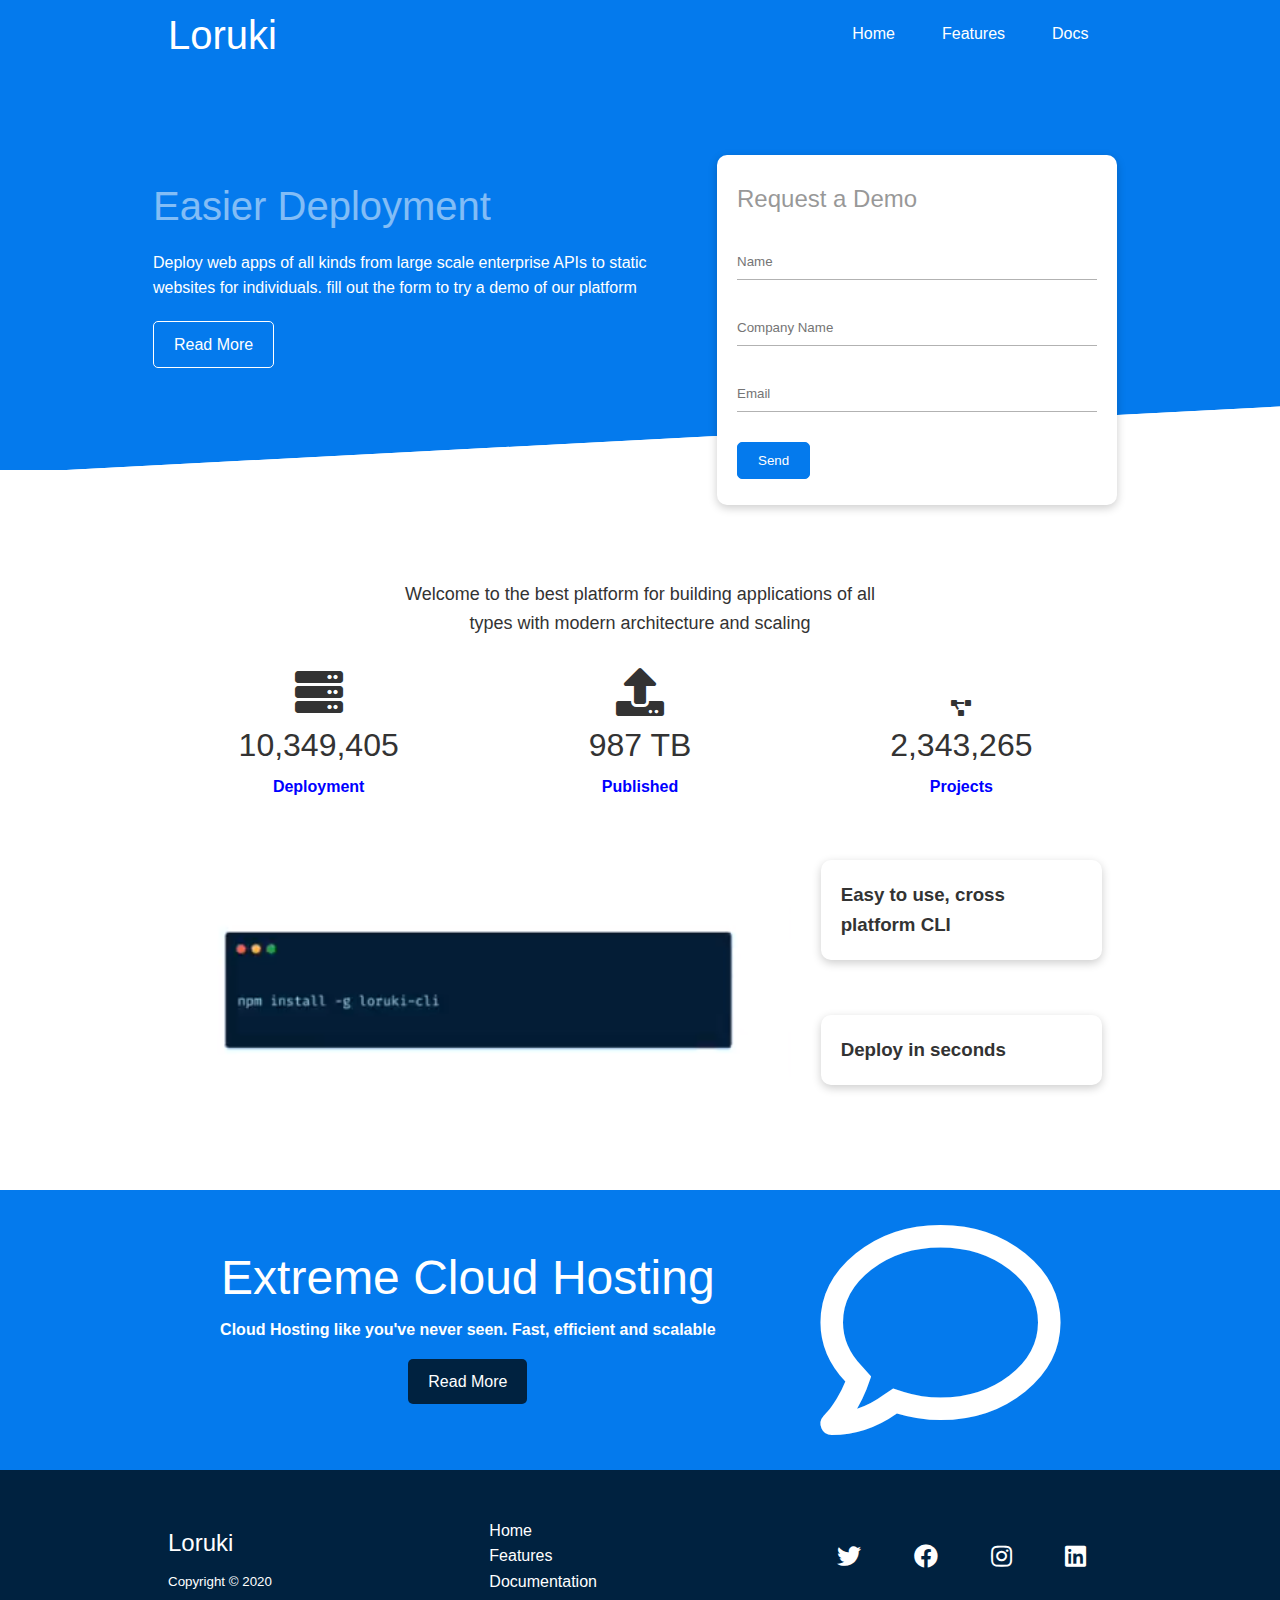
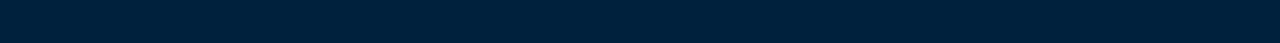
<file: index.html>
<!DOCTYPE html>
<html lang="en">
	<head>
		<meta charset="utf-8">
		<meta name="viewport" content="width=device-width, initial-scale=1.0">
		<link rel="stylesheet" href="css/utilities.css">
		<link rel="stylesheet" href="css/style.css">
		<link rel="stylesheet" href="css/fontawesome-free-5.15.4-web/css/all.min.css">
		<link rel="stylesheet" href="css/Tablet%20styling.css" media="screen and (max-width: 768px)">
		<link rel="stylesheet" href="css/Mobile%20styling.css" media="screen and (max-width: 500px)">
		<title>Loriku Hosting Site</title>
	</head>
	<body>
		<!-- The navbar section -->
		<section class="navbar">
			<div class="container flex">
				<span id="logo">Loruki</span>
				<ul class="navlinks">
					<li><a href="index.html">Home</a></li>
					<li><a href="features.html">Features</a></li>
					<li><a href="docs.html">Docs</a></li>
				</ul>
			</div>
		</section>

		<!-- Next, the showcase section -->
		<section class="showcase">
			<div class="container grid">
				<div class="showcase-text">
					<h1>Easier Deployment</h1>
					<p>Deploy web apps of all kinds from large scale enterprise APIs to static websites for individuals. fill out the form to try a demo of our platform</p>
					<a href="features.html" class="btn btn-outline">Read More</a>
				</div>
				<div class="showcase-form card">
					<h2>Request a Demo</h2>
					<form>
						<div class="form-control">
							<input type="text" name="name" placeholder="Name" required>
						</div>
						<div class="form-control">
							<input type="text" name="company" placeholder="Company Name" required>
						</div>
						<div class="form-control">
							<input type="email" name="email" placeholder="Email" required>
						</div>
						<input type="submit" value="Send" class="btn btn-primary">
					</form>
				</div>
			</div>
		</section>


		<!-- Next, the stats section -->
		<section class="stats">
			<div class="container grid">
				<p class="stats-text">Welcome to the best platform for building applications of all<br>types with modern architecture and scaling</p>
					<div class="item flex">
						<i class="fas fa-server fa-3x"></i>
							<h1>10,349,405</h1>
							<h4>Deployment</h4>
					</div>
					<div class="item flex">
						<i class="fas fa-upload fa-3x"></i>
							<h1>987 TB</h1>
							<h4>Published</h4>
					</div>
					<div class="item flex">
						<i class="fas fa-project-diagram"></i>
							<h1>2,343,265</h1>
							<h4>Projects</h4>
					</div>
			</div>
		</section>

		<!-- Next, the cli section-->
		<section class="cli">
			<div class="container grid">
				<img src="images/cli.png">
				<div class="card"><h3>Easy to use, cross platform CLI</h3></div>
				<div class="card"><h3>Deploy in seconds</h3></div>
			</div>
		</section>


		<!--cloud hosting section-->
		<section class="hosting">
			<div class="container flex">
				<div class="hosting-text">
					<h1>Extreme Cloud Hosting</h1>
					<h4>Cloud Hosting like you've never seen. Fast, efficient and scalable</h4>
					<a class="btn btn-dark" href="features.html">Read More</a>
				</div>
				<i class="far fa-comment fa-3x">
				</i>
			</div>
		</section>

		<!--the footer section-->
		<section class="footer py-4">
			<div class="container grid grid-3">
				<div>
					<h2>Loruki</h2>
					<small>Copyright &copy; 2020</small>
				</div>
				<div>
					<ul>
						<li>Home</li>
						<li>Features</li>
						<li>Documentation</li>
					</ul>
				</div>
				<div>
					<i class="fab fa-twitter"></i>
					<i class="fab fa-facebook"></i>
					<i class="fab fa-instagram"></i>
					<i class="fab fa-linkedin"></i>
				</div>
			</div>
		</section>
	</body>
</html>
</file>
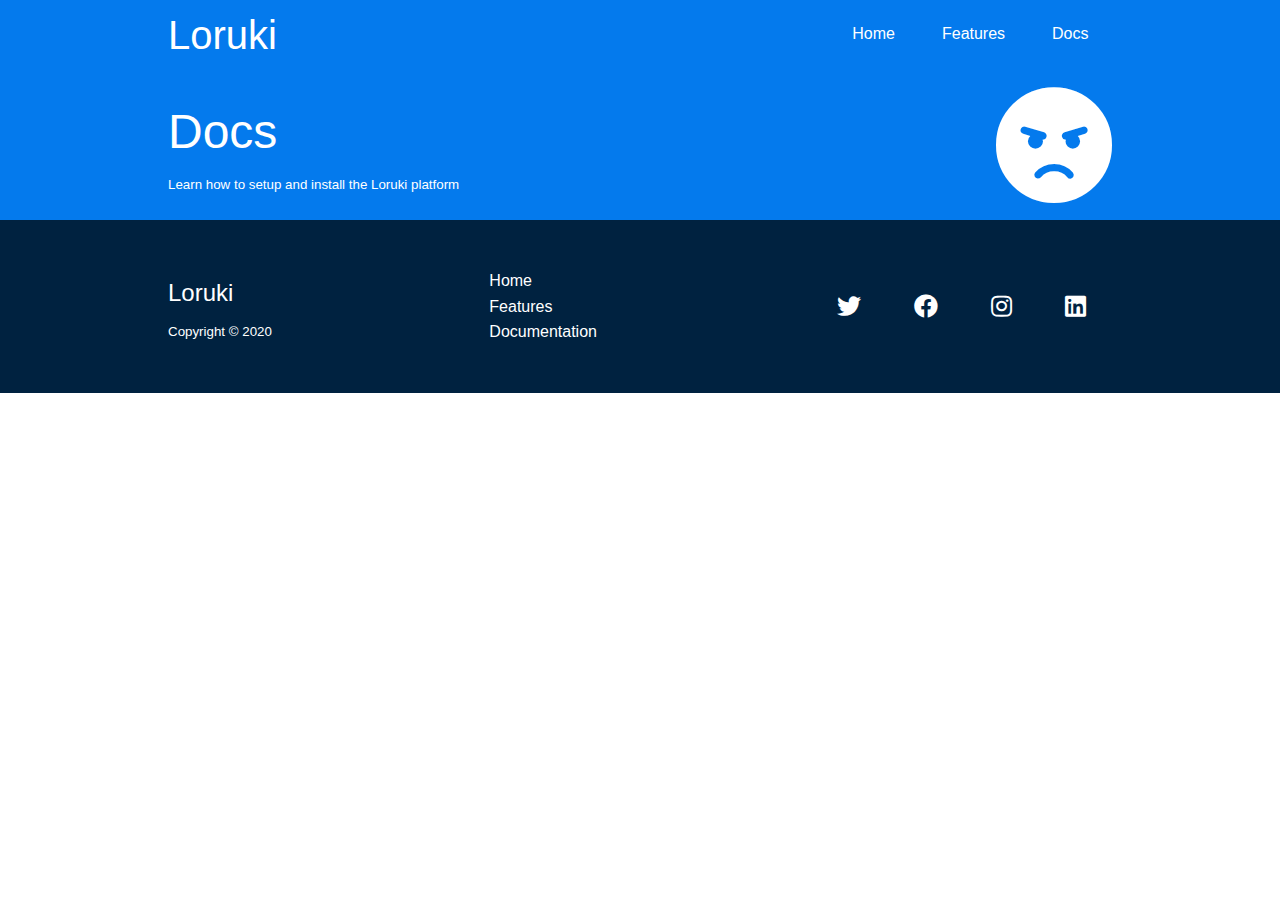
<file: docs.html>
<!DOCTYPE html>
<html lang="en">
	<head>
		<meta charset="utf-8">
		<meta name="viewport" content="width=device-width, initial-scale=1.0">
		<link rel="stylesheet" href="css/utilities.css">
		<link rel="stylesheet" href="css/style.css">
		<link rel="stylesheet" href="css/fontawesome-free-5.15.4-web/css/all.min.css">
		<link rel="stylesheet" href="css/Tablet%20styling.css" media="screen and (max-width: 768px)">
		<link rel="stylesheet" href="css/Mobile%20styling.css" media="screen and (max-width: 500px)">
		<title>Loriku Hosting Site</title>
	</head>
	<body>
		<!-- The navbar section -->
		<section class="navbar">
			<div class="container flex">
				<span id="logo">Loruki</span>
				<ul class="navlinks">
					<li><a href="index.html">Home</a></li>
					<li><a href="features.html">Features</a></li>
					<li><a href="docs.html">Docs</a></li>
				</ul>
			</div>
		</section>

		<!--One part like that-->
		<section class="intro bg-primary">
			<div class="container flex">
				<div>
					<h1>Docs</h1>
					<small>Learn how to setup and install the Loruki platform</small>
				</div>
				<i class="fas fa-angry"></i>
			</div>
		</section>


		<!-- The main... everything -->
		<section class="everything">
		</section>



		<!--the footer section-->
		<section class="footer py-4">
			<div class="container grid grid-3">
				<div>
					<h2>Loruki</h2>
					<small>Copyright &copy; 2020</small>
				</div>
				<div>
					<ul>
						<li>Home</li>
						<li>Features</li>
						<li>Documentation</li>
					</ul>
				</div>
				<div>
					<i class="fab fa-twitter"></i>
					<i class="fab fa-facebook"></i>
					<i class="fab fa-instagram"></i>
					<i class="fab fa-linkedin"></i>
				</div>
			</div>
		</section>


	</body>
</html>
</file>
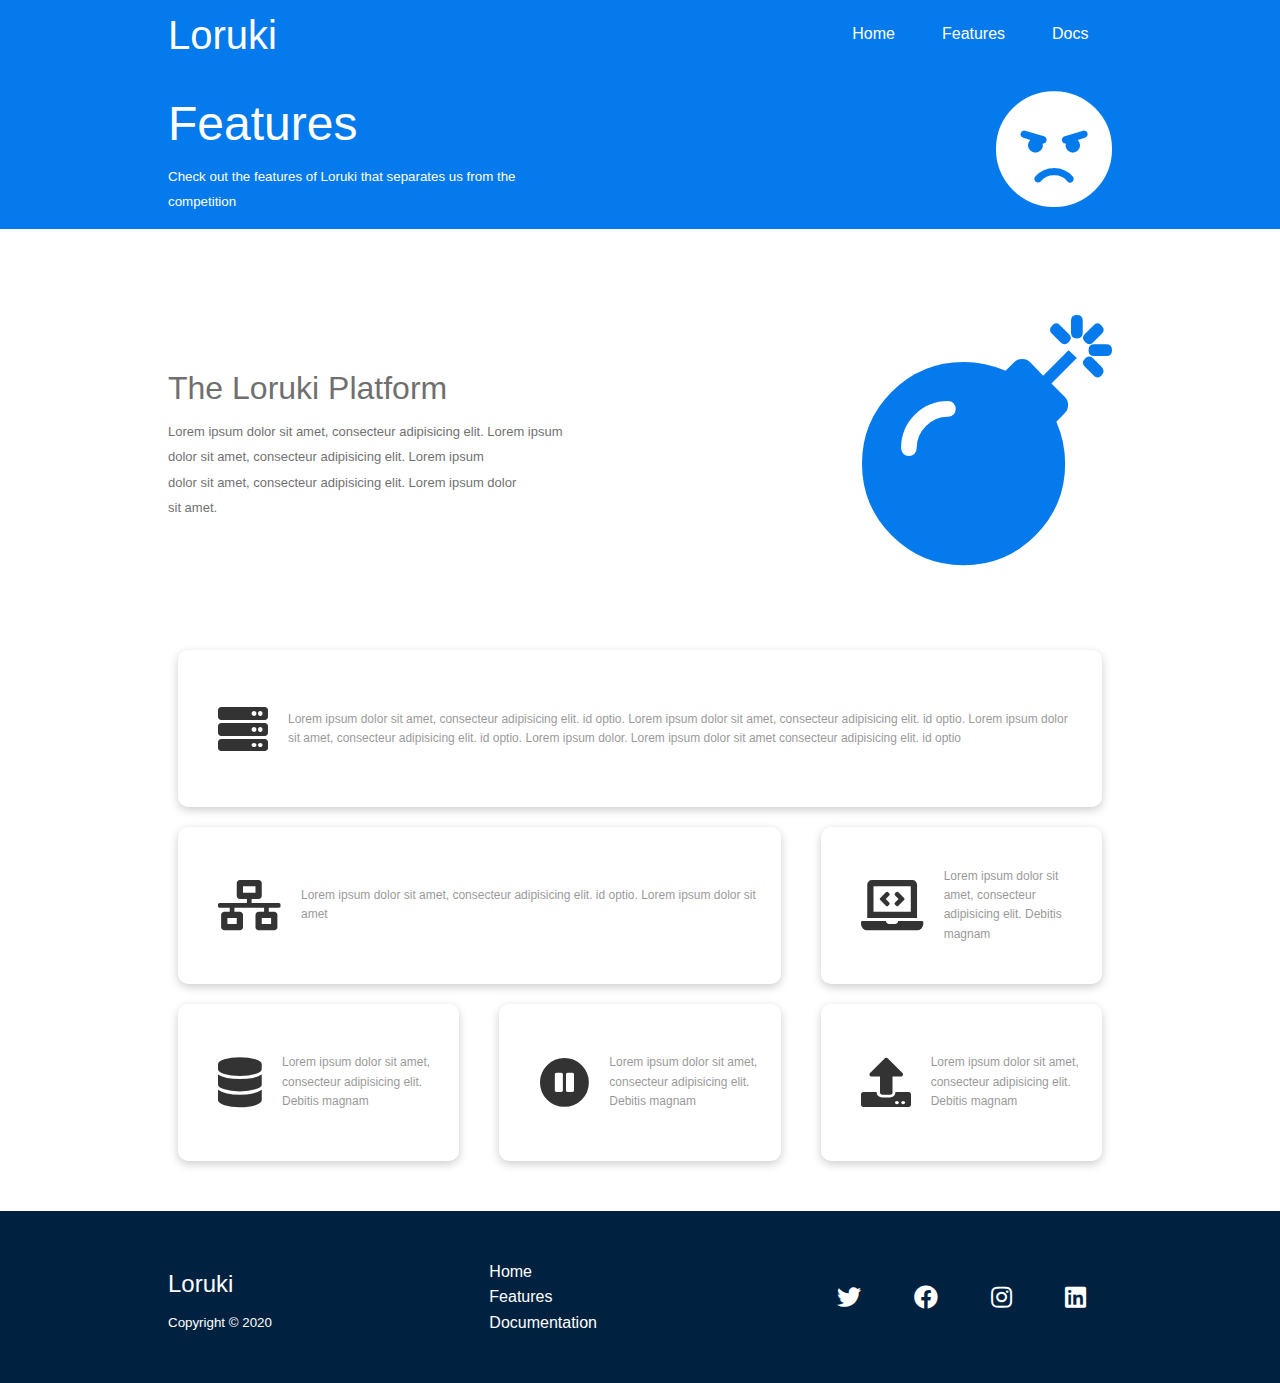
<file: features.html>
<!DOCTYPE html>
<html lang="en">
	<head>
		<meta charset="utf-8">
		<meta name="viewport" content="width=device-width, initial-scale=1.0">
		<link rel="stylesheet" href="css/utilities.css">
		<link rel="stylesheet" href="css/style.css">
		<link rel="stylesheet" href="css/fontawesome-free-5.15.4-web/css/all.min.css">
		<link rel="stylesheet" href="css/Tablet%20styling.css" media="screen and (max-width: 768px)">
		<link rel="stylesheet" href="css/Mobile%20styling.css" media="screen and (max-width: 500px)">
		<title>Loriku Hosting Site</title>
	</head>
	<body>
		<!-- The navbar section -->
		<section class="navbar">
			<div class="container flex">
				<span id="logo">Loruki</span>
				<ul class="navlinks">
					<li><a href="index.html">Home</a></li>
					<li><a href="features.html">Features</a></li>
					<li><a href="docs.html">Docs</a></li>
				</ul>
			</div>
		</section>

		<!--One part like that-->
		<section class="intro bg-primary">
			<div class="container flex">
				<div>
					<h1>Features</h1>
					<small>Check out the features of Loruki that separates us from the<br>competition</small>
				</div>
				<i class="fas fa-angry"></i>
			</div>
		</section>

		<!--Another part like that-->
		<section class="secpart">
			<div class="container grid">
				<div>
					<h1>The Loruki Platform</h1>
					<small>Lorem ipsum dolor sit amet, consecteur adipisicing elit. Lorem ipsum<br>dolor sit amet, consecteur adipisicing elit. Lorem ipsum<br> dolor sit amet, consecteur adipisicing elit. Lorem ipsum dolor<br> sit amet.</small>
				</div>
				<i class="fas fa-bomb"></i>
			</div>
		</section>


		<!-- Another part like that... with grid and some cards -->
		<section class="gridandcards">
			<div class="container grid">
				<!-- Set the display of the p's in this grid to inline-block -->
				<div class="card flex"><i class="fas fa-server"></i><p>Lorem ipsum dolor sit amet, consecteur adipisicing elit. id optio. Lorem ipsum dolor sit amet, consecteur adipisicing elit. id optio. Lorem ipsum dolor sit amet, consecteur adipisicing elit. id optio. Lorem ipsum dolor. Lorem ipsum dolor sit amet consecteur adipisicing elit. id optio</p></div>
				<div class="card flex"><i class="fas fa-network-wired"></i><p>Lorem ipsum dolor sit amet, consecteur adipisicing elit. id optio. Lorem ipsum dolor sit amet</p></div>
				<div class="card flex"><i class="fas fa-laptop-code"></i><p>Lorem ipsum dolor sit amet, consecteur adipisicing elit. Debitis magnam</p></div>
				<div class="card flex"><i class="fas fa-database"></i><p>Lorem ipsum dolor sit amet, consecteur adipisicing elit. Debitis magnam</p></div>
				<div class="card flex"><i class="fas fa-pause-circle"></i><p>Lorem ipsum dolor sit amet, consecteur adipisicing elit. Debitis magnam</p></div>
				<div class="card flex"><i class="fas fa-upload"></i><p>Lorem ipsum dolor sit amet, consecteur adipisicing elit. Debitis magnam</p></div>
			</div>
		</section>

		<!--the footer section-->
		<section class="footer py-4">
			<div class="container grid grid-3">
				<div>
					<h2>Loruki</h2>
					<small>Copyright &copy; 2020</small>
				</div>
				<div>
					<ul>
						<li>Home</li>
						<li>Features</li>
						<li>Documentation</li>
					</ul>
				</div>
				<div>
					<i class="fab fa-twitter"></i>
					<i class="fab fa-facebook"></i>
					<i class="fab fa-instagram"></i>
					<i class="fab fa-linkedin"></i>
				</div>
			</div>
		</section>
	</body>
</html>
</file>
<file: css/utilities.css>
/*the utility classes*/
.flex {
	display: flex;
 	justify-content: center;
 	align-items: center;
 	block-size: 100%;
}
.container {
	max-inline-size: 80vw;
	margin: 0 auto;
	padding: 0 40px;

}
.grid {
	display: grid;
	grid-template-columns: repeat(2, 1fr);
	grid-gap: 20px;
	justify-content: center;
	align-items: center;
	block-size: 100%;
}
.card {
	background: #fff;
	border-radius: 10px;
	padding: 20px;
	margin: 10px;
	color: #333;
	box-shadow: 0px 3px 10px rgba(0, 0, 0, 0.2);
}
.card:hover {
	transform: translateY(-15px);
}
.btn {
	display: inline-block;
	border-radius: 5px;
	padding-block: 10px;
	padding-inline: 20px;
	background-color: var(--primary-color);
	color: #fff;
	border: none;
}
.btn:hover {
	cursor: pointer;
	/*this next one was his idea*/
	transform: scale(.98);
}
.btn-outline {
	background-color: transparent;
	border: 1px solid #fff;
}
.btn-primary {
	background-color: var(--primary-color);
	border: 1px solid var(--primary-color);
}
.btn-dark {
	background-color: var(--dark-color);
}
.my-1 {
	margin: 1rem 0;
}
.my-2 {
	margin: 1.5rem 0;
}
.my-3 {
	margin: 2rem 0;
}
.my-4 {
	margin: 3rem 0;
}
.my-5 {
	margin: 4rem 0;
}

.m-1 {
	margin: 1rem;
}
.m-2 {
	margin: 1.5rem;
}
.m-3 {
	margin: 2rem;
}
.m-4 {
	margin: 3rem;
}
.m-5 {
	margin: 4rem;
}

.py-1 {
	padding: 1rem 0;
}
.py-2 {
	padding: 1.5rem 0;
}
.py-3 {
	padding: 2rem 0;
}
.py-4 {
	padding: 3rem 0;
}
.py-5 {
	padding: 4rem 0;
}


.p-1 {
	padding: 1rem;
}
.p-2 {
	padding: 1.5rem;
}
.p-3 {
	padding: 2rem;
}
.p-4 {
	padding: 3rem;
}
.p-5 {
	padding: 4rem;
}
/*colors and bgs*/
.bg-primary {
	background-color: var(--primary-color);
}
</file>
<file: css/style.css>
/*homie's just doing a couple necessary formatting before we actually start*/
* {
  margin: 0;
  padding: 0;
  box-sizing: border-box;
}
body {
  color: #333;
  line-height: 1.6;
  font-family: sans-serif;
}
h1,
h2 {
  font-weight: 300;
  line-height: 1.2;
  margin: 10px 0;
}
p {
  margin: 10px 0;
}
img {
  inline-size: 100%;
}
/*color variable defining*/
:root {
  --primary-color: #047aed;
/*bootstrap primary color*/
  --dark-color: #002240;
}
/*first, the navbar stying*/
.navbar {
  block-size: 70px;
  background-color: var(--primary-color);
}
/*this one is to override the styling of the utility class*/
.navbar .flex {
  justify-content: space-between;
}
#logo {
  font-size: 40px;
  color: #fff;
}
.navbar ul {
  list-style-type: none;
  color: #fff;
  display: flex;
  inline-size: 30%;
  justify-content: space-around;
}
.navbar ul li {
  display: inline;
  margin-inline: 10px;
}
.navbar ul li a {
  color: #fff;
  text-decoration: none;
}
.navbar ul li a:after {
  display: block;
  content: '';
  block-size: 2px;
  inline-size: 0;
  background-color: #fff;
  margin: 0 auto;
  transition: 0.7s;
}
.navbar ul li a:hover:after {
  inline-size: 90%;
}
/*the showcase section*/
.showcase {
  block-size: 400px;
  background-color: var(--primary-color);
  color: #fff;
  position: relative;
}
.showcase h1 {
  font-size: 40px;
  opacity: 0.5;
}
.showcase p {
  margin: 20px 0;
}
.showcase-text a {
  text-decoration: none;
}
/*wanna override some of em grid properties*/
.showcase .grid {
  grid-template-columns: 55% 45%;
  grid-gap: 30px;
}
.showcase-form {
/*wanna move it down a little to create that dumbass effect*/
  position: relative;
  top: 60px;
  block-size: 350px;
  inline-size: 400px;
  z-index: 100;
/*this is to make sure its always in front*/
  justify-self: self-end;
}
.showcase-form .form-control {
  margin-block: 30px;
}
.showcase-form input[type="text"],
.showcase-form input[type="email"] {
  border: none;
  border-block-end: 1px solid rgba(0,0,0,0.3);
  padding-block: 10px;
  color: rgba(0,0,0,0.5);
  inline-size: 100%;
/*this is to make em go across... I didn't see this one coming*/
}
/*next, we getting rid of ugly border that appears on em when we click on em... its called an outline actually*/
.showcase-form input:focus {
  outline: none;
}
.showcase-form h2 {
  margin-block: 10px;
  margin-block-end: 20px;
  opacity: 0.5;
  font-family: sans-serif;
}
/*the slant.. it going to be a buildup*/
.showcase:before,
.showcase:after {
  content: '';
  position: absolute;
  block-size: 100px;
  bottom: -70px;
  right: 0;
  left: 0;
  background-color: #fff;
  transform: skewY(-3deg);
/*this is where all the magic happens... you can change the background-color to see what really happens*/
}
/*next, the stats section*/
.stats {
  margin-top: 100px;
  block-size: 200px;
  padding-inline: 10px;
/*I believe thats how the stuff was lesser than the section above it*/
  text-align: center;
}
.stats .grid {
  grid-template-columns: repeat(3, 1fr);
  grid-template-rows: 1fr 1fr;
}
.stats-text {
  font-size: 18px;
  margin-block-end: 10px;
  grid-column: 1/4;
  grid-row: 1/2;
}
.stats .item:nth-child(2) {
  grid-row: 2/3;
  grid-column: 1/2;
}
.stats .item:nth-child(3) {
  grid-row: 2/3;
  grid-column: 2/3;
}
.stats .item:nth-child(4) {
  grid-row: 2/3;
  grid-column: 3/4;
}
.stats .item h4 {
  color: #00f;
}
.stats .flex {
  flex-direction: column;
  justify-content: flex-end;
}
/*the cli part*/
.cli .grid {
  grid-template-columns: repeat(3, 1fr);
  grid-template-rows: repeat(2, 1fr);
  margin: 5rem auto;
}
.cli .grid *:nth-child(1) {
  grid-column: 1/span 2;
  grid-row: 1/span 2;
  object-fit: cover;
}
.cli img {
  max-inline-size: 100%;
}
.cli .grid *:nth-child(2) {
  grid-column: -2/-1;
}
.cli .grid *:nth-child(3) {
  grid-column: -2/-1;
}
/*the part under the part above this*/
.hosting {
  background-color: var(--primary-color);
  color: #fff;
  text-align: center;
  font-family: sans-serif;
}
.hosting .container {
  justify-content: space-around;
  margin: 0 auto;
  padding-block: 20px;
}
.hosting h1 {
  font-size: 3em;
}
.hosting a {
  text-decoration: none;
  margin-block: 1em;
}
.hosting .container *:nth-child(2) {
  margin-inline: 20px;
}
.hosting i {
  font-size: 15em;
}
/*footer section*/
.footer {
  background-color: var(--dark-color);
  color: #fff;
}
.footer ul {
  list-style-type: none;
}
.footer div:nth-child(3) {
  display: flex;
  justify-content: space-around;
}
.footer div:nth-child(3) i {
  font-size: 1.5em;
  margin-inline: 10px;
}
.grid-3 {
  grid-template-columns: repeat(3, 1fr);
}
/*THE STYLING FOR FEATURES.HTML*/
.intro .flex {
  flex-wrap: wrap;
  justify-content: space-between;
  inline-size: 80vw;
}
.intro .container {
  padding-block: 15px;
}
.intro {
  color: #fff;
}
.intro i {
  font-size: 120px;
}
.intro h1 {
  font-size: 3em;
  font-weight: normal;
}
.secpart .grid {
  grid-template-columns: 3fr 1fr;
  grid-template-rows: 1fr 2fr 1fr;
  grid-row-gap: 50px;
}
/*arranging these items on the grid*/
.secpart .grid div {
  grid-column: 1/2;
  grid-row: 2/3;
  opacity: 0.7;
}
.secpart .grid div small {
  font-size: 13px;
}
.secpart .grid i {
  grid-column: 2/3;
  grid-row: 1/-1;
  font-size: 250px;
  color: var(--primary-color);
}
/*Next, the gridandcards section*/
.gridandcards {
  margin-block-end: 50px;
}
.gridandcards .grid {
  grid-template-columns: repeat(3, 1fr);
  grid-template-rows: repeat(3, 1fr);
/*Next using a loop to position the first two items in the grid*/
/*Next, even if they auto-positioned, wanna tryna use code to arange dem other grid spaces*/
/*Wanna position that third exception*/
/*Wanna position that third exception*/
/*Wanna position that third exception*/
/*Wanna position that third exception*/
}
.gridandcards .grid p {
  display: inline-block;
  opacity: 0.5;
  font-size: 12px;
}
.gridandcards .grid i {
  margin-inline: 20px;
  font-size: 50px;
}
.gridandcards .grid div:nth-child(1) {
/*each one spans (4-n) columns*/
  grid-row: 1 /2;
  grid-column-start: 1;
  grid-column-end: span 3;
}
.gridandcards .grid div:nth-child(2) {
/*each one spans (4-n) columns*/
  grid-row: 2 /3;
  grid-column-start: 1;
  grid-column-end: span 2;
}
.gridandcards .grid div:nth-child(3) {
/*next line of code is 'posed to start this one's column positioning from where the last one stopped*/
  grid-column-start: 3;
  grid-column-end: span 1;
}
.gridandcards .grid div:nth-child(4) {
  grid-row: 3/span 1;
  grid-column-start: 1;
  grid-column-end: span 1;
}
.gridandcards .grid div:nth-child(5) {
  grid-row: 3/span 1;
  grid-column-start: 2;
  grid-column-end: span 1;
}
.gridandcards .grid div:nth-child(6) {
  grid-row: 3/span 1;
  grid-column-start: 3;
  grid-column-end: span 1;
}
</file>
